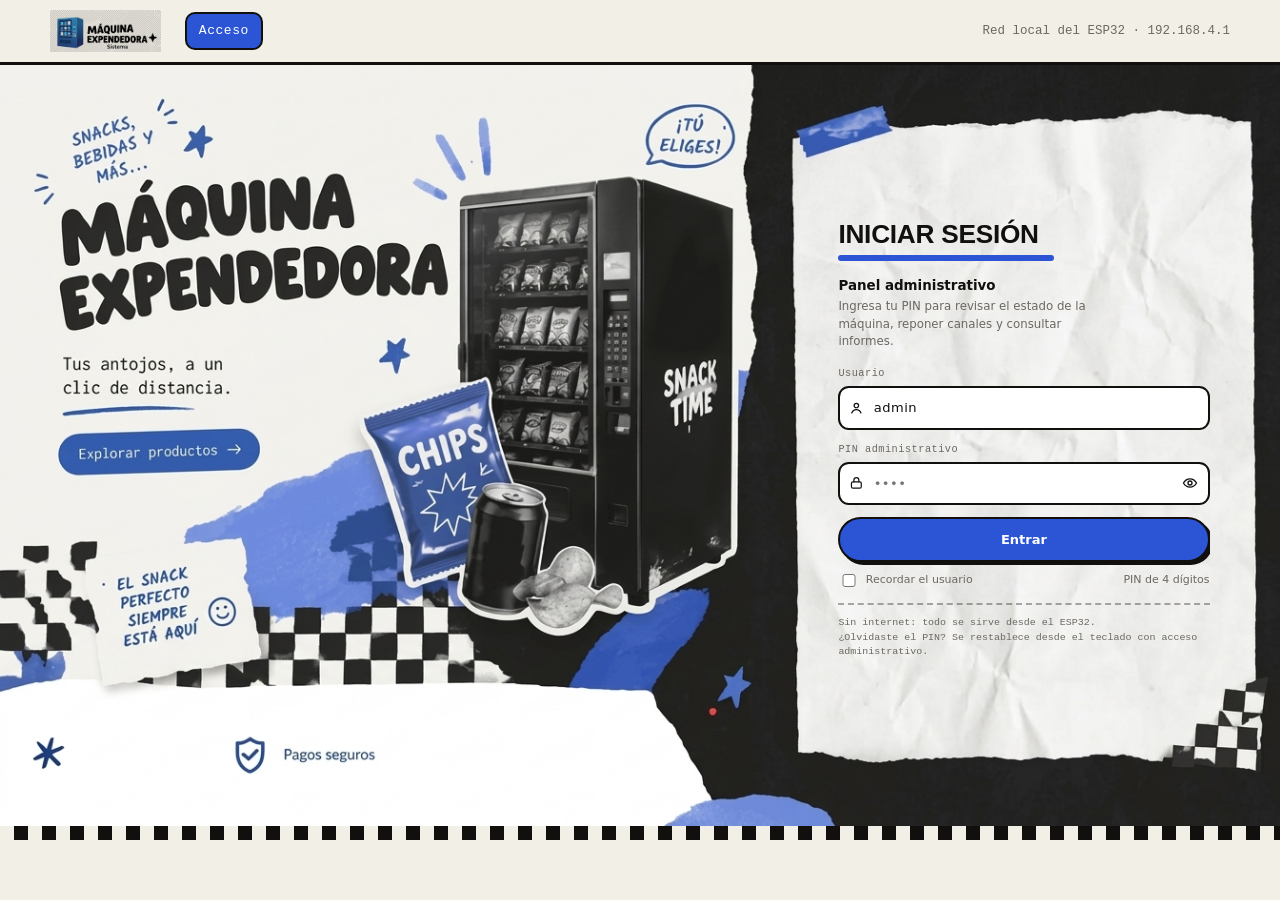
<file: index.html>
﻿<!DOCTYPE html>
<html lang="es">
<head>
<meta charset="UTF-8">
<meta name="viewport" content="width=device-width, initial-scale=1">
<title>Iniciar sesión · Máquina Expendedora SAID</title>
<link rel="stylesheet" href="assets/css/estilos.css">
<link rel="stylesheet" href="assets/css/login.css">
</head>
<body class="login">

<header class="barra">
  <div class="contenedor barra__fila">
    <a class="barra__logo" href="index.html"><img src="assets/img/logo.jpeg" alt="Máquina Expendedora SAID"></a>
    <nav class="barra__nav" aria-label="Secciones">
      <a href="index.html" aria-current="page">Acceso</a>
    </nav>
    <div class="barra__sesion" style="font-size:12.5px;color:#6c6862">
      Red local del ESP32 · 192.168.4.1
    </div>
  </div>
</header>

<main class="escena">
  <!-- Hoja de papel del collage: aquí van los campos -->
  <section class="escena__hoja acceso" aria-labelledby="tituloAcceso">
    <h1 class="acceso__titulo" id="tituloAcceso">Iniciar sesión</h1>
    <div class="acceso__raya"></div>

    <p class="acceso__bienvenida">Panel administrativo</p>
    <p class="acceso__texto">Ingresa tu PIN para revisar el estado de la máquina, reponer canales y consultar informes.</p>

    <div data-aviso class="oculto"></div>

    <form id="formAcceso" novalidate>
      <div class="campo">
        <label for="usuario">Usuario</label>
        <span class="caja-campo">
          <svg class="icono" width="18" height="18" viewBox="0 0 24 24" fill="none" stroke="currentColor" stroke-width="2" stroke-linecap="round" aria-hidden="true">
            <circle cx="12" cy="8" r="3.6"/><path d="M4.5 20c1.4-3.6 4.1-5.4 7.5-5.4S18.1 16.4 19.5 20"/>
          </svg>
          <input id="usuario" name="usuario" type="text" value="admin" autocomplete="username" spellcheck="false">
        </span>
      </div>

      <div class="campo">
        <label for="pin">PIN administrativo</label>
        <span class="caja-campo">
          <svg class="icono" width="18" height="18" viewBox="0 0 24 24" fill="none" stroke="currentColor" stroke-width="2" stroke-linecap="round" aria-hidden="true">
            <rect x="4" y="10" width="16" height="10.5" rx="2.5"/><path d="M8 10V7.2a4 4 0 0 1 8 0V10"/>
          </svg>
          <input id="pin" name="pin" type="password" inputmode="numeric" placeholder="&#8226;&#8226;&#8226;&#8226;"
                 autocomplete="current-password" maxlength="12" required>
          <button class="ojo" type="button" id="verPin" aria-label="Mostrar u ocultar el PIN">
            <svg width="20" height="20" viewBox="0 0 24 24" fill="none" stroke="currentColor" stroke-width="2" stroke-linecap="round">
              <path d="M2.2 12S5.8 5.8 12 5.8 21.8 12 21.8 12 18.2 18.2 12 18.2 2.2 12 2.2 12Z"/>
              <circle cx="12" cy="12" r="3"/>
            </svg>
          </button>
        </span>
      </div>

      <button class="btn btn--bloque" type="submit" id="btnEntrar">Entrar</button>

      <div class="acceso__fila">
        <label for="recordar"><input type="checkbox" id="recordar"> Recordar el usuario</label>
        <span style="color:#6c6862">PIN de 4 dígitos</span>
      </div>
    </form>

    <p class="acceso__ayuda">
      Sin internet: todo se sirve desde el ESP32.<br>
      ¿Olvidaste el PIN? Se restablece desde el teclado con acceso administrativo.
    </p>
  </section>
</main>

<div class="cuadros" aria-hidden="true"></div>

<script src="assets/js/api.js"></script>
<script src="assets/js/ui.js"></script>
<script src="assets/js/login.js"></script>
</body>
</html>
</file>
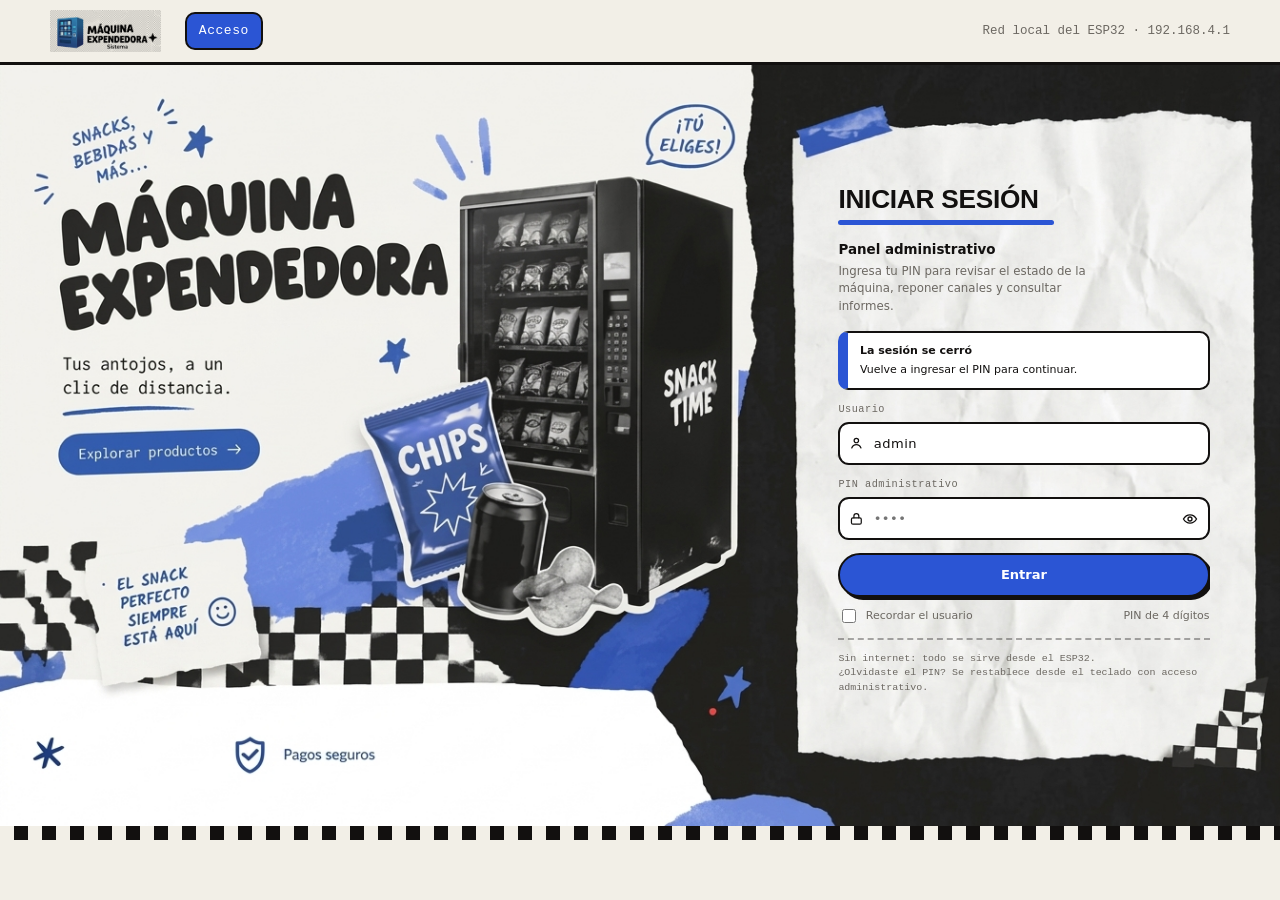
<file: dashboard.html>
﻿<!DOCTYPE html>
<html lang="es">
<head>
<meta charset="UTF-8">
<meta name="viewport" content="width=device-width, initial-scale=1">
<title>Estado · Máquina Expendedora SAID</title>
<link rel="stylesheet" href="assets/css/estilos.css">
</head>
<body>

<header class="barra">
  <div class="contenedor barra__fila">
    <a class="barra__logo" href="dashboard.html"><img src="assets/img/logo.jpeg" alt="Máquina Expendedora SAID"></a>
    <nav class="barra__nav" aria-label="Secciones">
      <a href="dashboard.html">Estado</a>
      <a href="inventario.html">Inventario</a>
      <a href="tarjetas.html">Tarjetas</a>
      <a href="reportes.html">Informes</a>
    </nav>
    <div class="barra__sesion" data-sesion></div>
  </div>
</header>

<main class="contenedor">
  <div class="banner"><img src="assets/img/Bienvenida.png" alt="Bienvenido al panel de la máquina expendedora"></div>

  <section class="cabecera">
    <h1>Estado de la máquina</h1>
    <p>Lo que el ESP32 confirma en este momento. La página no cambia estados por su cuenta: solo muestra lo que responde <span style="font-family:var(--mono)">GET /api/status</span>.</p>
    <div class="subrayado"></div>
  </section>

  <section class="seccion">
    <div data-aviso class="oculto"></div>

    <div class="rejilla rejilla--4" id="tarjetasEstado">
      <article class="hoja"><p class="estado__rotulo">Cargando…</p></article>
      <article class="hoja"><p class="estado__rotulo">Cargando…</p></article>
      <article class="hoja"><p class="estado__rotulo">Cargando…</p></article>
      <article class="hoja"><p class="estado__rotulo">Cargando…</p></article>
    </div>

    <div class="rejilla rejilla--2" style="margin-top:18px">
      <article class="hoja">
        <h2>Mantenimiento</h2>
        <p class="hoja__nota">El mantenimiento es exclusivo: si el teclado u otra sesión web ya lo tiene abierto, el ESP32 responde 409 y aquí se muestra como ocupado.</p>
        <div id="cajaMantenimiento"></div>
        <div class="acciones">
          <button class="btn" id="btnIniciarMant" type="button">Iniciar mantenimiento</button>
          <button class="btn btn--claro" id="btnTerminarMant" type="button">Terminar mantenimiento</button>
        </div>
      </article>

      <article class="hoja">
        <h2>Respaldo de la base</h2>
        <p class="hoja__nota">La web solo solicita y descarga el archivo. La consistencia del respaldo la garantizan ESP32 y Base de Datos.</p>
        <div id="cajaRespaldo"></div>
        <div class="acciones">
          <button class="btn" id="btnRespaldo" type="button">Descargar respaldo</button>
          <a class="btn btn--claro" href="reportes.html">Ver informes</a>
        </div>
      </article>
    </div>

    <div class="acciones" style="margin-top:20px">
      <button class="btn btn--claro btn--chico" id="btnActualizar" type="button">Actualizar ahora</button>
      <span style="font-family:var(--mono);font-size:12.5px;color:var(--gris);align-self:center" id="ultimaConsulta"></span>
    </div>
  </section>
</main>

<footer class="pie">
  <div class="contenedor">SAID · Panel administrativo local · Todos los recursos se sirven desde el ESP32</div>
</footer>
<div class="cuadros" aria-hidden="true"></div>

<script src="assets/js/api.js"></script>
<script src="assets/js/ui.js"></script>
<script src="assets/js/dashboard.js"></script>
</body>
</html>
</file>
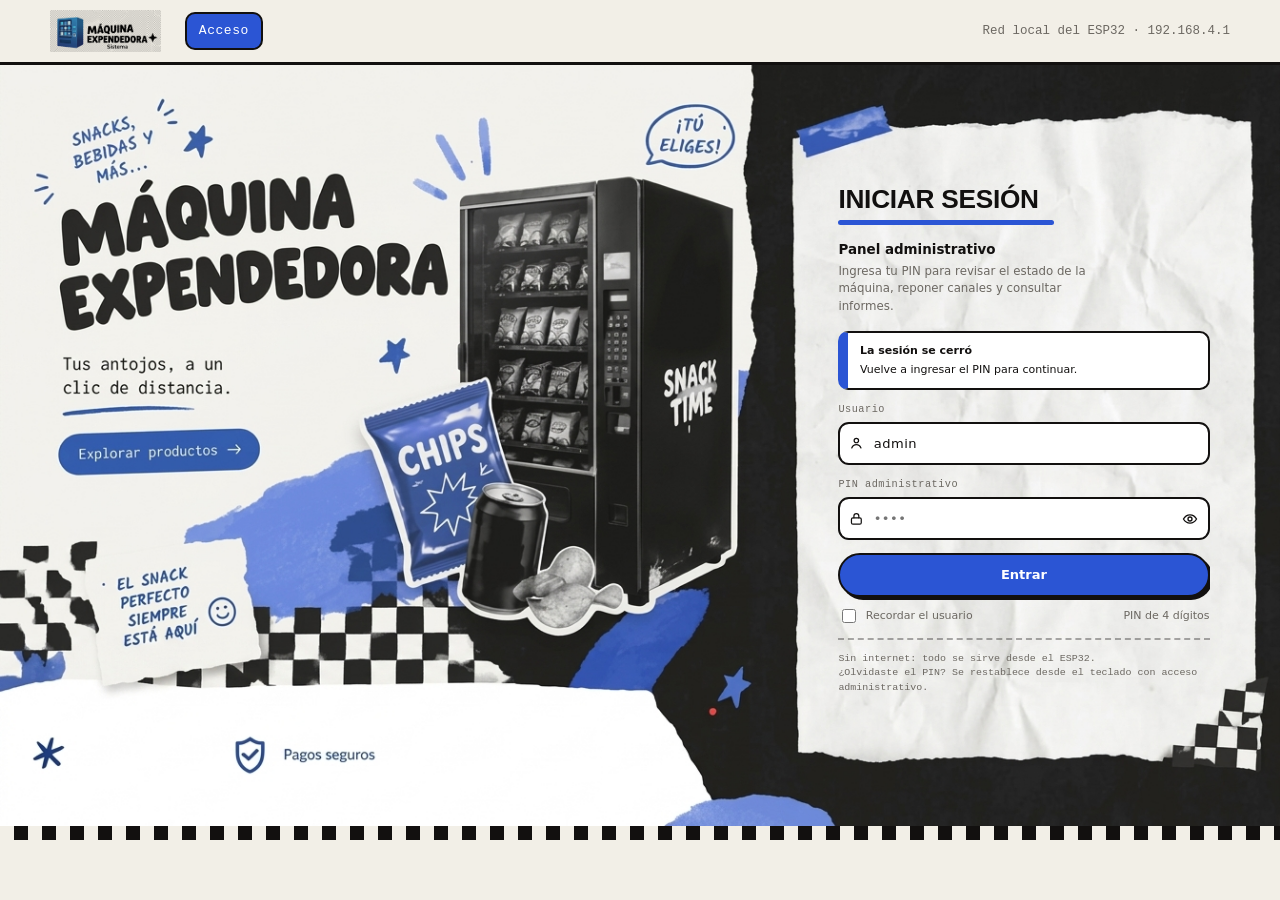
<file: inventario.html>
﻿<!DOCTYPE html>
<html lang="es">
<head>
<meta charset="UTF-8">
<meta name="viewport" content="width=device-width, initial-scale=1">
<title>Inventario · Máquina Expendedora SAID</title>
<link rel="stylesheet" href="assets/css/estilos.css">
</head>
<body>

<header class="barra">
  <div class="contenedor barra__fila">
    <a class="barra__logo" href="dashboard.html"><img src="assets/img/logo.jpeg" alt="Máquina Expendedora SAID"></a>
    <nav class="barra__nav" aria-label="Secciones">
      <a href="dashboard.html">Estado</a>
      <a href="inventario.html">Inventario</a>
      <a href="tarjetas.html">Tarjetas</a>
      <a href="reportes.html">Informes</a>
    </nav>
    <div class="barra__sesion" data-sesion></div>
  </div>
</header>

<main class="contenedor">
  <section class="cabecera">
    <h1>Inventario de los 4 canales</h1>
    <p>Producto, precio y unidades que quedan físicamente en cada canal. La reposición pide el <strong>total final</strong>: cuántas unidades quedan dentro, no cuántas agregaste.</p>
    <div class="subrayado"></div>
  </section>

  <section class="seccion">
    <div data-aviso class="oculto"></div>
    <div id="avisoModo"></div>

    <div class="rejilla rejilla--4" id="canales">
      <article class="hoja"><p class="estado__rotulo">Cargando canales…</p></article>
      <article class="hoja"><p class="estado__rotulo">Cargando canales…</p></article>
      <article class="hoja"><p class="estado__rotulo">Cargando canales…</p></article>
      <article class="hoja"><p class="estado__rotulo">Cargando canales…</p></article>
    </div>

    <article class="hoja" style="margin-top:22px">
      <h2>Agregar producto al catálogo</h2>
      <p class="hoja__nota">El catálogo alimenta el cambio de producto de cada canal. Los precios se capturan en pesos y se envían en centavos.</p>
      <form id="formProducto" class="filtros" novalidate>
        <div class="campo">
          <label for="nombreProd">Nombre del producto</label>
          <input id="nombreProd" type="text" maxlength="40" placeholder="Gansito" required>
        </div>
        <div class="campo">
          <label for="costoProd">Precio en pesos</label>
          <input id="costoProd" type="number" min="1" step="0.5" placeholder="16.00" required>
        </div>
        <button class="btn" type="submit">Agregar al catálogo</button>
      </form>
    </article>

    <div class="acciones">
      <button class="btn btn--claro btn--chico" id="btnRecargar" type="button">Actualizar inventario</button>
    </div>
  </section>
</main>

<footer class="pie">
  <div class="contenedor">La web no escribe en SQLite: envía la reposición al ESP32 y muestra lo que él confirma.</div>
</footer>
<div class="cuadros" aria-hidden="true"></div>

<script src="assets/js/api.js"></script>
<script src="assets/js/ui.js"></script>
<script src="assets/js/inventario.js"></script>
</body>
</html>
</file>
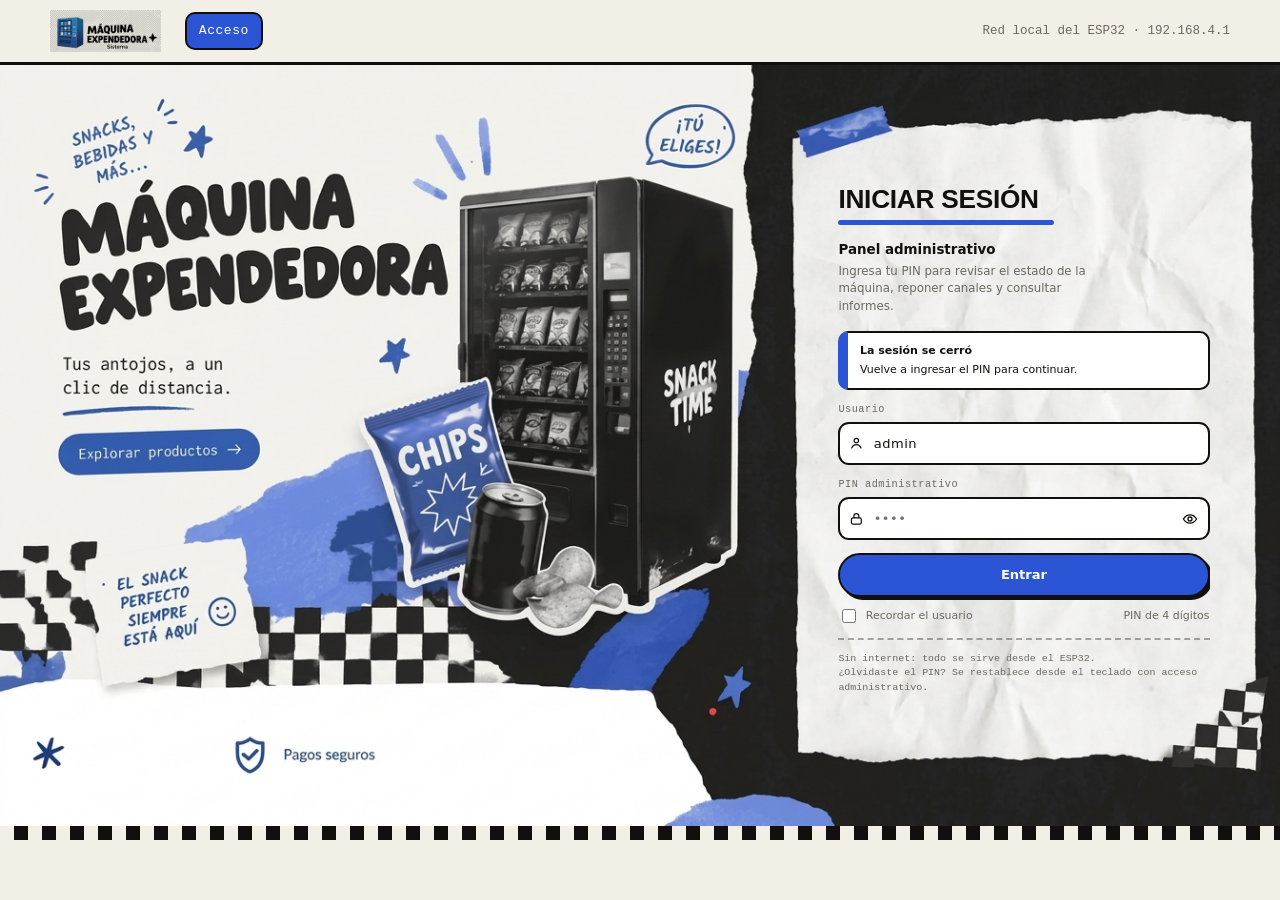
<file: reportes.html>
﻿<!DOCTYPE html>
<html lang="es">
<head>
<meta charset="UTF-8">
<meta name="viewport" content="width=device-width, initial-scale=1">
<title>Informes · Máquina Expendedora SAID</title>
<link rel="stylesheet" href="assets/css/estilos.css">
</head>
<body>

<header class="barra">
  <div class="contenedor barra__fila">
    <a class="barra__logo" href="dashboard.html"><img src="assets/img/logo.jpeg" alt="Máquina Expendedora SAID"></a>
    <nav class="barra__nav" aria-label="Secciones">
      <a href="dashboard.html">Estado</a>
      <a href="inventario.html">Inventario</a>
      <a href="tarjetas.html">Tarjetas</a>
      <a href="reportes.html">Informes</a>
    </nav>
    <div class="barra__sesion" data-sesion></div>
  </div>
</header>

<main class="contenedor">
  <section class="cabecera">
    <h1>Historial de movimientos</h1>
    <p>Una sola tabla con lo que el ESP32 registró: ventas, recargas, reposiciones y fallas, cada una con su etiqueta. Los registros guardados sin reloj válido se muestran aparte, no como si fueran de hoy.</p>
    <div class="subrayado"></div>
  </section>

  <section class="seccion">
    <div data-aviso class="oculto"></div>

    <article class="hoja">
      <div class="filtros">
        <div class="campo">
          <label for="filtroTipo">Tipo de movimiento</label>
          <select id="filtroTipo">
            <option value="">Todos</option>
            <option value="SALE">Ventas</option>
            <option value="RECHARGE">Recargas</option>
            <option value="RESTOCK">Reposiciones</option>
            <option value="FAIL">Fallas</option>
          </select>
        </div>
        <div class="campo">
          <label for="filtroLimite">Filas por página</label>
          <select id="filtroLimite">
            <option value="10">10</option>
            <option value="20">20</option>
            <option value="50">50</option>
          </select>
        </div>
        <button class="btn btn--claro" id="btnActualizarTabla" type="button">Actualizar</button>
      </div>

      <div class="tabla-caja">
        <table class="tabla">
          <thead>
            <tr>
              <th>ID</th><th>Tipo</th><th>Canal / Producto</th><th>Tarjeta</th>
              <th class="num">Importe</th><th>Resultado</th><th>Fecha y hora</th>
            </tr>
          </thead>
          <tbody id="cuerpoReportes">
            <tr><td colspan="7" class="vacio">Cargando movimientos…</td></tr>
          </tbody>
        </table>
      </div>

      <nav class="paginacion" id="paginacion" aria-label="Páginas del historial"></nav>
    </article>
  </section>
</main>

<footer class="pie">
  <div class="contenedor">La paginación se pide al ESP32 (page y limit) para no cargar todo el historial en memoria.</div>
</footer>
<div class="cuadros" aria-hidden="true"></div>

<script src="assets/js/api.js"></script>
<script src="assets/js/ui.js"></script>
<script src="assets/js/reportes.js"></script>
</body>
</html>
</file>
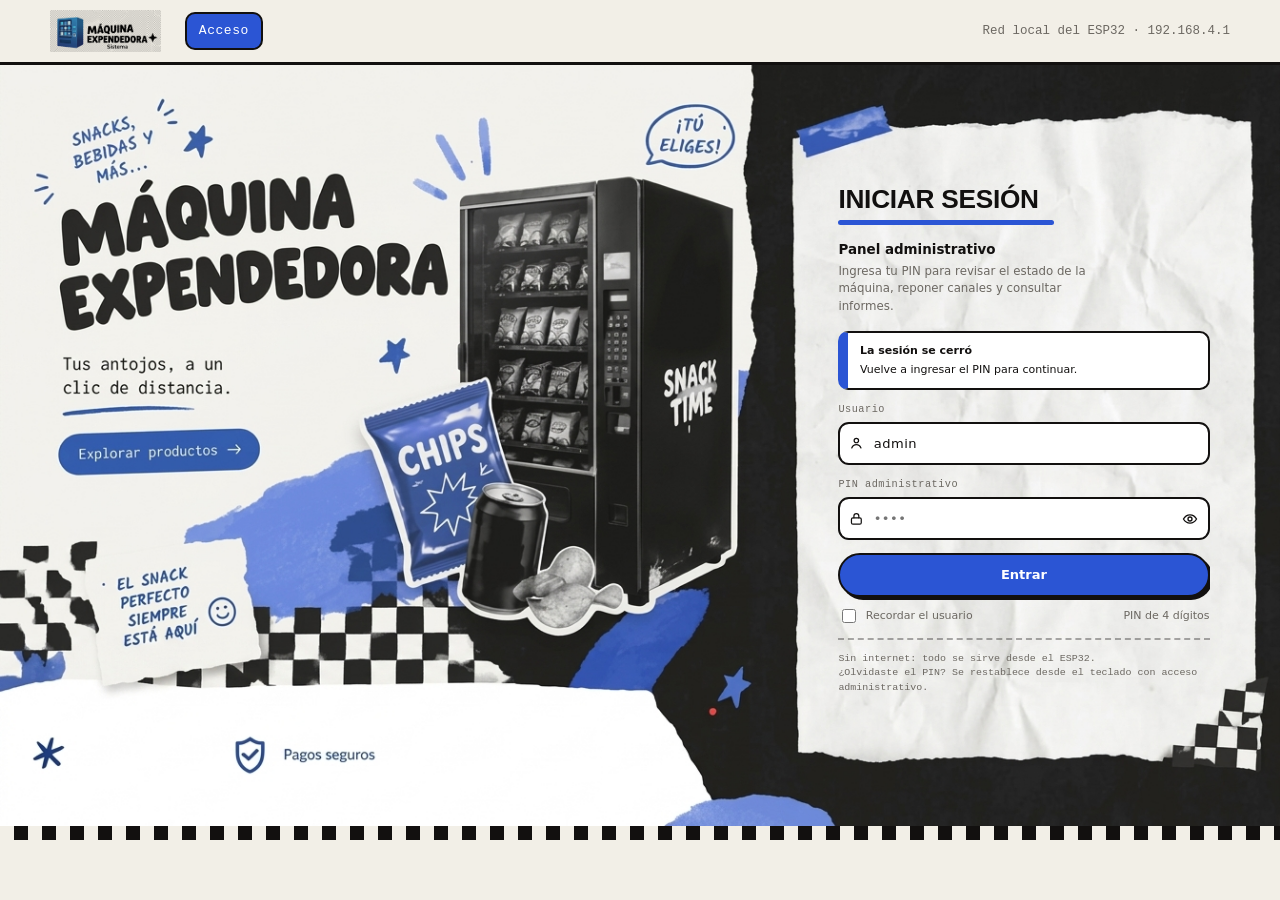
<file: tarjetas.html>
﻿<!DOCTYPE html>
<html lang="es">
<head>
<meta charset="UTF-8">
<meta name="viewport" content="width=device-width, initial-scale=1">
<title>Tarjetas RFID · Máquina Expendedora SAID</title>
<link rel="stylesheet" href="assets/css/estilos.css">
</head>
<body>

<header class="barra">
  <div class="contenedor barra__fila">
    <a class="barra__logo" href="dashboard.html"><img src="assets/img/logo.jpeg" alt="Máquina Expendedora SAID"></a>
    <nav class="barra__nav" aria-label="Secciones">
      <a href="dashboard.html">Estado</a>
      <a href="inventario.html">Inventario</a>
      <a href="tarjetas.html">Tarjetas</a>
      <a href="reportes.html">Informes</a>
    </nav>
    <div class="barra__sesion" data-sesion></div>
  </div>
</header>

<main class="contenedor">
  <div class="banner"><img src="assets/img/banner.jpeg" alt="Tarjetas de demostración"></div>

  <section class="cabecera">
    <h1>Tarjetas RFID de demostración</h1>
    <p>Saldos simulados que vive en el ESP32. Una recarga nunca se registra ni se muestra como una venta.</p>
    <div class="subrayado"></div>
      <article class="hoja" style="margin-top: 1rem;">
      <h2>Registrar nueva tarjeta</h2>
      <div class="campo">
        <label>UID (Ej. A1B2C3D4)</label>
        <input type="text" id="nuevoUid" placeholder="A1B2C3D4">
      </div>
      <div class="campo">
        <label>Saldo Inicial ($)</label>
        <input type="number" id="nuevoSaldo" value="0">
      </div>
      <button class="btn" id="btnAgregarTarjeta">Registrar Tarjeta</button>
    </article>
  </section>

  <section class="seccion">
    <div data-aviso class="oculto"></div>

    <article class="hoja">
      <h2>Tarjetas registradas</h2>
      <p class="hoja__nota">El UID lo lee el ESP32. Desde aquí solo se consulta el saldo y se solicita una recarga simulada.</p>
      <div class="tabla-caja">
        <table class="tabla">
          <thead>
            <tr><th>UID</th><th>Etiqueta</th><th class="num">Saldo</th><th>Estado</th><th>Acción</th></tr>
          </thead>
          <tbody id="cuerpoTarjetas">
            <tr><td colspan="5" class="vacio">Cargando tarjetas…</td></tr>
          </tbody>
        </table>
      </div>
      <div class="acciones">
        <button class="btn btn--claro btn--chico" id="btnRecargarLista" type="button">Actualizar lista</button>
      </div>
    </article>
  </section>
</main>

<footer class="pie">
  <div class="contenedor">Saldo y habilitación son de demostración: la tarjeta no consulta banco ni internet.</div>
</footer>
<div class="cuadros" aria-hidden="true"></div>

<script src="assets/js/api.js"></script>
<script src="assets/js/ui.js"></script>
<script src="assets/js/tarjetas.js"></script>
</body>
</html>
</file>
<file: assets/css/estilos.css>
/* ============================================================
   SAID · Máquina Expendedora — Panel administrativo
   Estilos base compartidos (sin CDN, sin fuentes de internet)
   ============================================================ */

:root{
  --tinta:#12100f;
  --papel:#f2efe7;
  --papel-hoja:#fcfbf7;
  --azul:#2b55d4;
  --azul-fuerte:#1d3fae;
  --azul-suave:#dfe6fb;
  --gris:#6c6862;
  --linea:#12100f;
  --ok:#1f7a4d;
  --alerta:#b3541e;
  --error:#b3231e;
  --radio:14px;
  --sombra:5px 5px 0 var(--tinta);
  --display:"Arial Black","Segoe UI Black",Impact,"Helvetica Neue",Arial,sans-serif;
  --texto:"Segoe UI",system-ui,-apple-system,Roboto,Arial,sans-serif;
  --mono:ui-monospace,"Consolas","Courier New",monospace;
}

*{box-sizing:border-box}
html,body{margin:0;padding:0}
body{
  background:var(--papel);
  color:var(--tinta);
  font-family:var(--texto);
  font-size:16px;
  line-height:1.5;
  -webkit-font-smoothing:antialiased;
}
img{max-width:100%;display:block}
a{color:var(--azul-fuerte)}
button{font-family:inherit}
:focus-visible{outline:3px solid var(--azul);outline-offset:2px}

/* ---------- utilidades de composición ---------- */
.contenedor{width:min(1180px,94vw);margin:0 auto}
.oculto{display:none !important}
.solo-lectores{
  position:absolute;width:1px;height:1px;overflow:hidden;
  clip:rect(0 0 0 0);white-space:nowrap
}
.cuadros{
  height:14px;
  background-image:conic-gradient(var(--tinta) 25%,transparent 0 50%,var(--tinta) 0 75%,transparent 0);
  background-size:28px 28px;
  background-position:0 0;
}

/* ---------- barra superior ---------- */
.barra{
  background:var(--papel);
  border-bottom:3px solid var(--tinta);
  position:sticky;top:0;z-index:20;
}
.barra__fila{
  display:flex;align-items:center;gap:18px;
  padding:10px 0;flex-wrap:wrap;
}
.barra__logo img{height:42px;width:auto;mix-blend-mode:multiply}
.barra__nav{display:flex;gap:6px;flex-wrap:wrap;margin-left:6px}
.barra__nav a{
  font-family:var(--mono);
  font-size:13px;
  letter-spacing:.04em;
  text-decoration:none;
  color:var(--tinta);
  padding:7px 12px;
  border:2px solid transparent;
  border-radius:10px;
}
.barra__nav a:hover{border-color:var(--tinta);background:#fff}
.barra__nav a[aria-current="page"]{
  background:var(--azul);color:#fff;border-color:var(--tinta);
}
.barra__sesion{
  margin-left:auto;display:flex;align-items:center;gap:10px;
  font-family:var(--mono);font-size:13px;
}
.punto-sesion{
  width:9px;height:9px;border-radius:50%;background:var(--ok);
  display:inline-block;margin-right:6px;
}

/* ---------- encabezado de página ---------- */
.cabecera{padding:26px 0 6px}
.cabecera h1{
  font-family:var(--display);
  font-size:clamp(28px,4vw,44px);
  letter-spacing:-.02em;
  line-height:1;
  margin:0 0 6px;
  text-transform:uppercase;
}
.cabecera p{margin:0;max-width:62ch;color:var(--gris)}
.subrayado{
  height:6px;width:120px;background:var(--azul);
  border-radius:6px;margin:10px 0 0;
}
.banner{
  border:3px solid var(--tinta);
  border-radius:var(--radio);
  overflow:hidden;
  margin:18px 0 6px;
  box-shadow:var(--sombra);
}
.banner img{width:100%;height:auto}

/* ---------- hojas / tarjetas ---------- */
.hoja{
  background:var(--papel-hoja);
  border:3px solid var(--tinta);
  border-radius:var(--radio);
  box-shadow:var(--sombra);
  padding:20px;
  position:relative;
}
.hoja h2{
  font-family:var(--display);
  text-transform:uppercase;
  font-size:19px;
  letter-spacing:-.01em;
  margin:0 0 4px;
}
.hoja__nota{margin:0 0 16px;color:var(--gris);font-size:14px}
.rejilla{display:grid;gap:18px}
.rejilla--4{grid-template-columns:repeat(4,1fr)}
.rejilla--3{grid-template-columns:repeat(3,1fr)}
.rejilla--2{grid-template-columns:repeat(2,1fr)}
.seccion{padding:18px 0 34px}

/* ---------- estados (dashboard) ---------- */
.estado{display:flex;flex-direction:column;gap:6px}
.estado__rotulo{
  font-family:var(--mono);font-size:12px;letter-spacing:.06em;color:var(--gris)
}
.estado__valor{
  font-family:var(--display);font-size:26px;text-transform:uppercase;line-height:1.05
}
.estado__pie{font-size:13px;color:var(--gris)}
.estado--ok .estado__valor{color:var(--ok)}
.estado--aviso .estado__valor{color:var(--alerta)}
.estado--malo .estado__valor{color:var(--error)}

/* ---------- canales de inventario ---------- */
.canal__cabeza{display:flex;align-items:baseline;gap:10px;justify-content:space-between}
.canal__num{
  font-family:var(--display);font-size:15px;background:var(--azul);color:#fff;
  border:2px solid var(--tinta);border-radius:8px;padding:2px 9px;
}
.canal__producto{font-family:var(--display);font-size:22px;margin:10px 0 2px;text-transform:uppercase}
.canal__precio{font-family:var(--mono);font-size:18px}
.barra-stock{
  height:12px;background:var(--azul-suave);border:2px solid var(--tinta);
  border-radius:8px;overflow:hidden;margin:12px 0 6px;
}
.barra-stock span{display:block;height:100%;background:var(--azul)}
.canal__stock{font-family:var(--mono);font-size:13px;color:var(--gris)}

/* ---------- botones ---------- */
.btn{
  display:inline-flex;align-items:center;justify-content:center;gap:8px;
  background:var(--azul);color:#fff;
  border:2px solid var(--tinta);
  border-radius:999px;
  padding:11px 20px;
  font-size:15px;font-weight:600;
  cursor:pointer;
  box-shadow:3px 3px 0 var(--tinta);
  transition:transform .08s ease,box-shadow .08s ease;
}
.btn:hover{background:var(--azul-fuerte)}
.btn:active{transform:translate(3px,3px);box-shadow:0 0 0 var(--tinta)}
.btn[disabled]{opacity:.45;cursor:not-allowed;box-shadow:none}
.btn--claro{background:#fff;color:var(--tinta)}
.btn--claro:hover{background:var(--azul-suave)}
.btn--peligro{background:var(--error)}
.btn--bloque{width:100%}
.btn--chico{padding:7px 14px;font-size:13px;box-shadow:2px 2px 0 var(--tinta)}
.acciones{display:flex;gap:12px;flex-wrap:wrap;margin-top:14px}

/* ---------- formularios ---------- */
.campo{margin-bottom:14px}
.campo label{
  display:block;font-family:var(--mono);font-size:12px;
  letter-spacing:.05em;margin-bottom:6px;color:var(--gris)
}
.campo input,.campo select{
  width:100%;
  border:2px solid var(--tinta);
  border-radius:12px;
  background:#fff;
  padding:12px 14px;
  font-size:16px;
  font-family:var(--texto);
  color:var(--tinta);
}
.campo input:focus,.campo select:focus{outline:3px solid var(--azul);outline-offset:1px}
.campo .ayuda{font-size:12.5px;color:var(--gris);margin-top:6px}
.campo--error input{border-color:var(--error)}

/* ---------- avisos y errores de API ---------- */
.aviso{
  border:2px solid var(--tinta);
  border-left-width:10px;
  border-radius:12px;
  background:#fff;
  padding:12px 14px;
  margin:0 0 16px;
  font-size:14.5px;
}
.aviso__titulo{font-weight:700;margin:0 0 2px}
.aviso__meta{font-family:var(--mono);font-size:12px;color:var(--gris);margin-top:6px}
.aviso--error{border-left-color:var(--error)}
.aviso--ok{border-left-color:var(--ok)}
.aviso--info{border-left-color:var(--azul)}
.aviso--ocupado{border-left-color:var(--alerta)}

/* ---------- etiquetas de tipo de movimiento ---------- */
.etq{
  display:inline-block;font-family:var(--mono);font-size:11.5px;
  letter-spacing:.05em;border:2px solid var(--tinta);border-radius:999px;
  padding:2px 10px;background:#fff;white-space:nowrap;
}
.etq--venta{background:var(--azul);color:#fff}
.etq--recarga{background:var(--azul-suave)}
.etq--reposicion{background:#fff}
.etq--falla{background:#f6d7cf}
.etq--sinfecha{background:#f4e6c3}
.etq--activa{background:#d7efdf}
.etq--inactiva{background:#eceae4;color:var(--gris)}

/* ---------- tablas ---------- */
.tabla-caja{overflow-x:auto;border:2px solid var(--tinta);border-radius:12px;background:#fff}
table.tabla{width:100%;border-collapse:collapse;min-width:620px}
.tabla th{
  text-align:left;font-family:var(--mono);font-size:12px;letter-spacing:.06em;
  background:var(--papel);border-bottom:2px solid var(--tinta);padding:11px 14px;color:var(--gris)
}
.tabla td{padding:11px 14px;border-bottom:1px solid #e3e0d8;font-size:14.5px;vertical-align:middle}
.tabla tbody tr:last-child td{border-bottom:none}
.tabla .num{font-family:var(--mono);text-align:right;white-space:nowrap}
.vacio{padding:34px 16px;text-align:center;color:var(--gris)}

/* ---------- paginación ---------- */
.paginacion{
  display:flex;gap:8px;flex-wrap:wrap;align-items:center;margin-top:16px
}
.paginacion button{
  min-width:40px;height:40px;
  border:2px solid var(--tinta);border-radius:10px;background:#fff;
  font-family:var(--mono);font-size:14px;cursor:pointer;
}
.paginacion button:hover{background:var(--azul-suave)}
.paginacion button[aria-current="true"]{background:var(--azul);color:#fff}
.paginacion button[disabled]{opacity:.4;cursor:not-allowed}
.paginacion__info{margin-left:auto;font-family:var(--mono);font-size:13px;color:var(--gris)}

/* ---------- filtros ---------- */
.filtros{display:flex;gap:12px;flex-wrap:wrap;align-items:flex-end;margin-bottom:16px}
.filtros .campo{margin-bottom:0;min-width:180px}

/* ---------- modal ---------- */
.modal{
  position:fixed;inset:0;background:rgba(18,16,15,.55);
  display:flex;align-items:center;justify-content:center;padding:18px;z-index:40;
}
.modal__caja{
  background:var(--papel-hoja);border:3px solid var(--tinta);border-radius:var(--radio);
  box-shadow:8px 8px 0 var(--tinta);
  width:min(480px,100%);max-height:92vh;overflow:auto;padding:22px;
}
.modal__caja h3{font-family:var(--display);text-transform:uppercase;font-size:20px;margin:0 0 4px}
.modal__nota{color:var(--gris);font-size:14px;margin:0 0 16px}
.resumen{
  background:var(--papel);border:2px dashed var(--tinta);border-radius:12px;
  padding:12px 14px;font-family:var(--mono);font-size:13px;margin:4px 0 14px
}
.resumen div{display:flex;justify-content:space-between;gap:12px;padding:2px 0}

/* ---------- pie ---------- */
.pie{
  border-top:3px solid var(--tinta);margin-top:30px;padding:16px 0 30px;
  font-family:var(--mono);font-size:12.5px;color:var(--gris)
}

/* ---------- adaptable ---------- */
@media (max-width:1000px){
  .rejilla--4{grid-template-columns:repeat(2,1fr)}
  .rejilla--3{grid-template-columns:repeat(2,1fr)}
}
@media (max-width:640px){
  .rejilla--4,.rejilla--3,.rejilla--2{grid-template-columns:1fr}
  .barra__sesion{margin-left:0;width:100%;order:3}
  .cabecera h1{font-size:30px}
}
@media (prefers-reduced-motion:reduce){
  *{transition:none !important;animation:none !important}
}
</file>
<file: assets/css/login.css>
/* ============================================================
   SAID · Pantalla de inicio de sesión
   El formulario se coloca encima de la hoja de papel que ya
   trae la imagen assets/img/background_login.jpeg (1344x799).
   Zona útil del papel medida sobre la imagen:
     x: 62.4% a 97.7%   ·   y: 9.5% a 91%
   ============================================================ */

body.login{background:var(--papel)}

.escena{
  position:relative;
  width:100%;
  max-width:1440px;
  margin:0 auto;
  height:0;
  padding-bottom:59.45%;   /* 799/1344 · proporción exacta de la imagen */
  background-image:url("../img/background_login.jpeg");
  background-size:100% 100%;
  background-repeat:no-repeat;
  background-position:center;
}

/* Hoja del formulario sobre el papel del collage */
.escena__hoja{
  position:absolute;
  left:65.5%;
  width:29%;
  top:13.5%;
  bottom:13.5%;
  display:flex;
  flex-direction:column;
  justify-content:center;
  overflow:auto;
}

.acceso__titulo{
  font-family:var(--display);
  text-transform:uppercase;
  font-size:30px;
  font-size:clamp(17px,2.05vw,30px);
  letter-spacing:-.01em;
  margin:0;
  line-height:1;
}
.acceso__raya{
  height:6px;
  height:clamp(3px,.42vw,6px);
  width:58%;
  background:var(--azul);
  border-radius:6px;
  margin:9px 0 18px;
  margin:clamp(5px,.6vw,9px) 0 clamp(10px,1.2vw,18px);
}
.acceso__bienvenida{
  font-size:16px;
  font-size:clamp(11px,1.05vw,16px);
  font-weight:700;
  margin:0 0 2px;
}
.acceso__texto{
  font-size:14px;
  font-size:clamp(10px,.92vw,14px);
  color:var(--gris);
  margin:0 0 18px;
  margin:0 0 clamp(10px,1.2vw,18px);
  max-width:34ch;
}

/* Campos proporcionales al ancho de la escena */
.acceso .campo{margin-bottom:clamp(8px,.95vw,14px)}
.acceso .campo label{font-size:clamp(9px,.8vw,12px);margin-bottom:clamp(3px,.35vw,6px)}
.acceso .campo input{
  padding:14px 44px 14px 40px;
  padding:clamp(8px,.95vw,14px) clamp(34px,2.9vw,44px) clamp(8px,.95vw,14px) clamp(30px,2.6vw,40px);
  font-size:16px;
  font-size:clamp(11px,1.02vw,16px);
  border-radius:12px;
  border-radius:clamp(8px,.85vw,12px);
  letter-spacing:.04em;
}
.acceso .btn{
  padding:14px 22px;
  padding:clamp(8px,1vw,14px) clamp(14px,1.4vw,22px);
  font-size:16px;
  font-size:clamp(11px,1.02vw,16px);
}

/* Icono dentro del campo + botón de ver PIN */
.caja-campo{position:relative;display:block}
.caja-campo .icono{
  position:absolute;
  left:13px;
  left:clamp(9px,.85vw,13px);
  top:50%;
  transform:translateY(-50%);
  width:18px;
  width:clamp(13px,1.15vw,18px);
  height:auto;
  pointer-events:none;
  color:var(--tinta);
}
.ojo{
  position:absolute;
  right:10px;
  right:clamp(6px,.6vw,10px);
  top:50%;
  transform:translateY(-50%);
  background:none;border:none;cursor:pointer;
  padding:4px;color:var(--tinta);line-height:0;
}
.ojo svg{width:clamp(14px,1.25vw,20px);height:auto;display:block}

.acceso__fila{
  display:flex;align-items:center;justify-content:space-between;gap:10px;
  font-size:13px;
  font-size:clamp(9px,.86vw,13px);
  margin-top:11px;
  margin-top:clamp(6px,.7vw,11px);
}
.acceso__fila label{display:flex;align-items:center;gap:7px;color:var(--gris)}
.acceso__fila input[type="checkbox"]{
  width:16px;height:16px;
  width:clamp(12px,1.05vw,16px);height:clamp(12px,1.05vw,16px);
  accent-color:var(--azul);
}
.acceso__ayuda{
  margin-top:16px;
  margin-top:clamp(9px,1vw,16px);
  padding-top:14px;
  padding-top:clamp(8px,.9vw,14px);
  border-top:2px dashed rgba(18,16,15,.35);
  font-family:var(--mono);
  font-size:12px;
  font-size:clamp(8.5px,.78vw,12px);
  color:var(--gris);
  line-height:1.45;
}

/* Aviso de error dentro del papel */
.acceso .aviso{
  padding:12px 14px;
  padding:clamp(7px,.8vw,12px) clamp(9px,.9vw,14px);
  font-size:14px;
  font-size:clamp(9.5px,.86vw,14px);
  margin-bottom:14px;
  margin-bottom:clamp(8px,.9vw,14px);
  border-radius:12px;
  border-radius:clamp(8px,.8vw,12px);
}
.acceso .aviso__meta{font-size:clamp(8px,.72vw,11px)}

/* ---------- versión angosta: se apila, sin perder el collage ---------- */
@media (max-width:860px){
  .escena{
    height:auto;
    padding-bottom:0;
    background-size:cover;
    background-position:18% center;
    padding:16px;
    min-height:auto;
  }
  .escena::before{
    content:"";
    display:block;
    height:38vw;
    max-height:230px;
  }
  .escena__hoja{
    position:static;
    width:100%;
    background:var(--papel-hoja);
    border:3px solid var(--tinta);
    border-radius:var(--radio);
    box-shadow:var(--sombra);
    padding:22px;
    overflow:visible;
  }
  .acceso__titulo{font-size:26px}
  .acceso__texto,.acceso__bienvenida{font-size:14px}
  .acceso .campo label{font-size:12px}
  .acceso .campo input{font-size:16px;padding:12px 44px 12px 40px}
  .acceso .caja-campo .icono{width:18px;left:13px}
  .acceso .btn{font-size:16px;padding:13px 20px}
  .acceso__fila{font-size:13px}
  .acceso__ayuda{font-size:12px}
}
</file>
